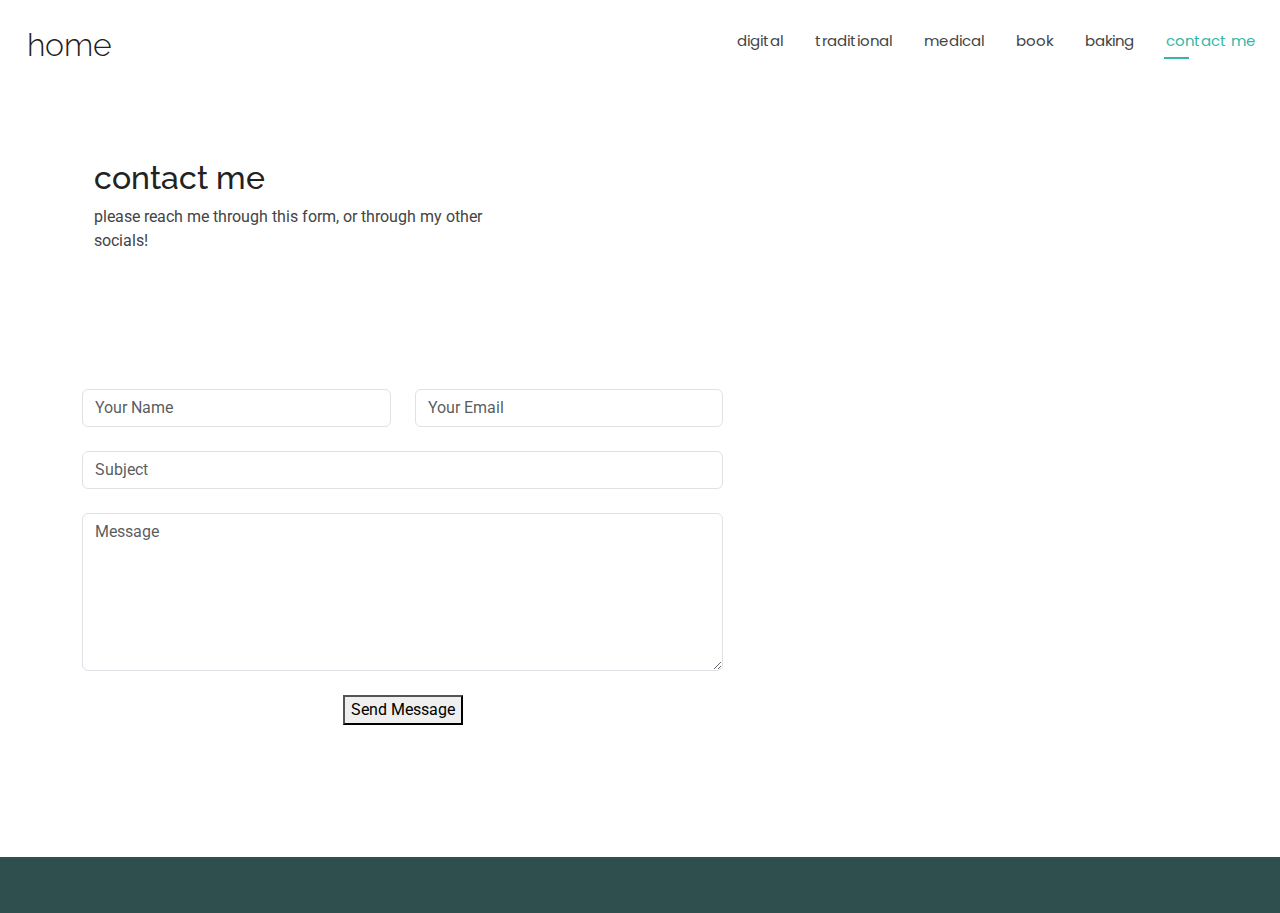
<file: contact.html>
<!DOCTYPE html>
<html lang="en">

<head>
  <meta charset="utf-8">
  <meta content="width=device-width, initial-scale=1.0" name="viewport">
  <title>Sophie Yu's Portfolio</title>
  <meta name="description" content="">
  <meta name="keywords" content="">

  <link href="assets/img/s_icon.png" rel="icon">

  <!-- Fonts -->
  <link href="https://fonts.googleapis.com" rel="preconnect">
  <link href="https://fonts.gstatic.com" rel="preconnect" crossorigin>
  <link href="https://fonts.googleapis.com/css2?family=Roboto:ital,wght@0,100;0,300;0,400;0,500;0,700;0,900;1,100;1,300;1,400;1,500;1,700;1,900&family=Poppins:ital,wght@0,100;0,200;0,300;0,400;0,500;0,600;0,700;0,800;0,900;1,100;1,200;1,300;1,400;1,500;1,600;1,700;1,800;1,900&family=Raleway:ital,wght@0,100;0,200;0,300;0,400;0,500;0,600;0,700;0,800;0,900;1,100;1,200;1,300;1,400;1,500;1,600;1,700;1,800;1,900&display=swap" rel="stylesheet">

  <!-- Vendor CSS Files -->
  <link href="assets/vendor/bootstrap/css/bootstrap.min.css" rel="stylesheet">
  <link href="assets/vendor/bootstrap-icons/bootstrap-icons.css" rel="stylesheet">
  <link href="assets/vendor/aos/aos.css" rel="stylesheet">
  <link href="assets/vendor/swiper/swiper-bundle.min.css" rel="stylesheet">
  <link href="assets/vendor/glightbox/css/glightbox.min.css" rel="stylesheet">

  <!-- Main CSS File -->
  <link href="assets/css/main.css" rel="stylesheet">
</head>

<body class="portfolio-page">

  <header id="header" class="header d-flex align-items-center light-background">
    <div class="container-fluid position-relative d-flex align-items-center justify-content-between">

      <a href="index.html" class="logo d-flex align-items-center me-auto me-xl-0">
        <!-- Uncomment the line below if you also wish to use an image logo -->
        <!-- <img src="assets/img/logo.png" alt=""> -->
        <h1 class="home" href="index.html">Home</h1>
      </a>

      <nav id="navmenu" class="navmenu">
        <ul>
          <li><a href="digital.html">Digital</a></li>
          <li><a href="traditional.html">Traditional</a></li>
          <li><a href="medical.html">Medical</a></li>
          <li><a href="book.html">Book</a></li>
          <li><a href="baking.html">Baking</a></li>
          <li><a href="contact.html" class="active">Contact Me</a></li>
        </ul>
        <i class="mobile-nav-toggle d-xl-none bi bi-list"></i>
      </nav>

    </div>
  </header>

  <main class="main">

    <!-- Portfolio Section -->
    <section id="portfolio" class="portfolio section">

      <div class="container">

        <div class="isotope-layout" data-default-filter="*" data-layout="masonry" data-sort="original-order">

          <div class="container">
            <div class="row mb-5 align-items-center">
              <div class="col-md-10 col-lg-5 mb-4 mb-lg-0" data-aos="fade-up">
                <h2>Contact Me</h2>
                <p> Please reach me through this form, or through my other socials! </p>
              </div>
            </div>
            </div>
            <br>
            <br>
            <br>

            <div class="row gy-4 form">

            <div class="col-lg-7">
              <form action="forms/contact.php" method="post" class="php-email-form" data-aos="fade-up" data-aos-delay="500">
                <div class="row gy-4">
  
                  <div class="col-md-6">
                    <input type="text" name="name" class="form-control" placeholder="Your Name" required="">
                  </div>
  
                  <div class="col-md-6 ">
                    <input type="email" class="form-control" name="email" placeholder="Your Email" required="">
                  </div>
  
                  <div class="col-md-12">
                    <input type="text" class="form-control" name="subject" placeholder="Subject" required="">
                  </div>
  
                  <div class="col-md-12">
                    <textarea class="form-control" name="message" rows="6" placeholder="Message" required=""></textarea>
                  </div>
  
                  <div class="col-md-12 text-center">
                    <div class="loading">Loading</div>
                    <div class="error-message"></div>
                    <div class="sent-message">Your message has been sent. Thank you!</div>
  
                    <button type="submit">Send Message</button>
                  </div>
  
                </div>

              </form>
            </div><!-- End Contact Form -->
          </div>
        </div>

      </div>

    </section><!-- /Portfolio Section -->
    <br>
    <br>
    <br>

  </main>

  <footer id="footer" class="footer light-background">

    <div class="container">
    </div>

  </footer>

  <!-- Scroll Top -->
  <a href="#" id="scroll-top" class="scroll-top d-flex align-items-center justify-content-center"><i class="bi bi-arrow-up-short"></i></a>

  <!-- Preloader -->
  <div id="preloader"></div>

  <!-- Vendor JS Files -->
  <script src="assets/vendor/bootstrap/js/bootstrap.bundle.min.js"></script>
  <script src="assets/vendor/php-email-form/validate.js"></script>
  <script src="assets/vendor/aos/aos.js"></script>
  <script src="assets/vendor/waypoints/noframework.waypoints.js"></script>
  <script src="assets/vendor/purecounter/purecounter_vanilla.js"></script>
  <script src="assets/vendor/swiper/swiper-bundle.min.js"></script>
  <script src="assets/vendor/glightbox/js/glightbox.min.js"></script>
  <script src="assets/vendor/imagesloaded/imagesloaded.pkgd.min.js"></script>
  <script src="assets/vendor/isotope-layout/isotope.pkgd.min.js"></script>

  <!-- Main JS File -->
  <script src="assets/js/main.js"></script>

</body>

</html>
</file>
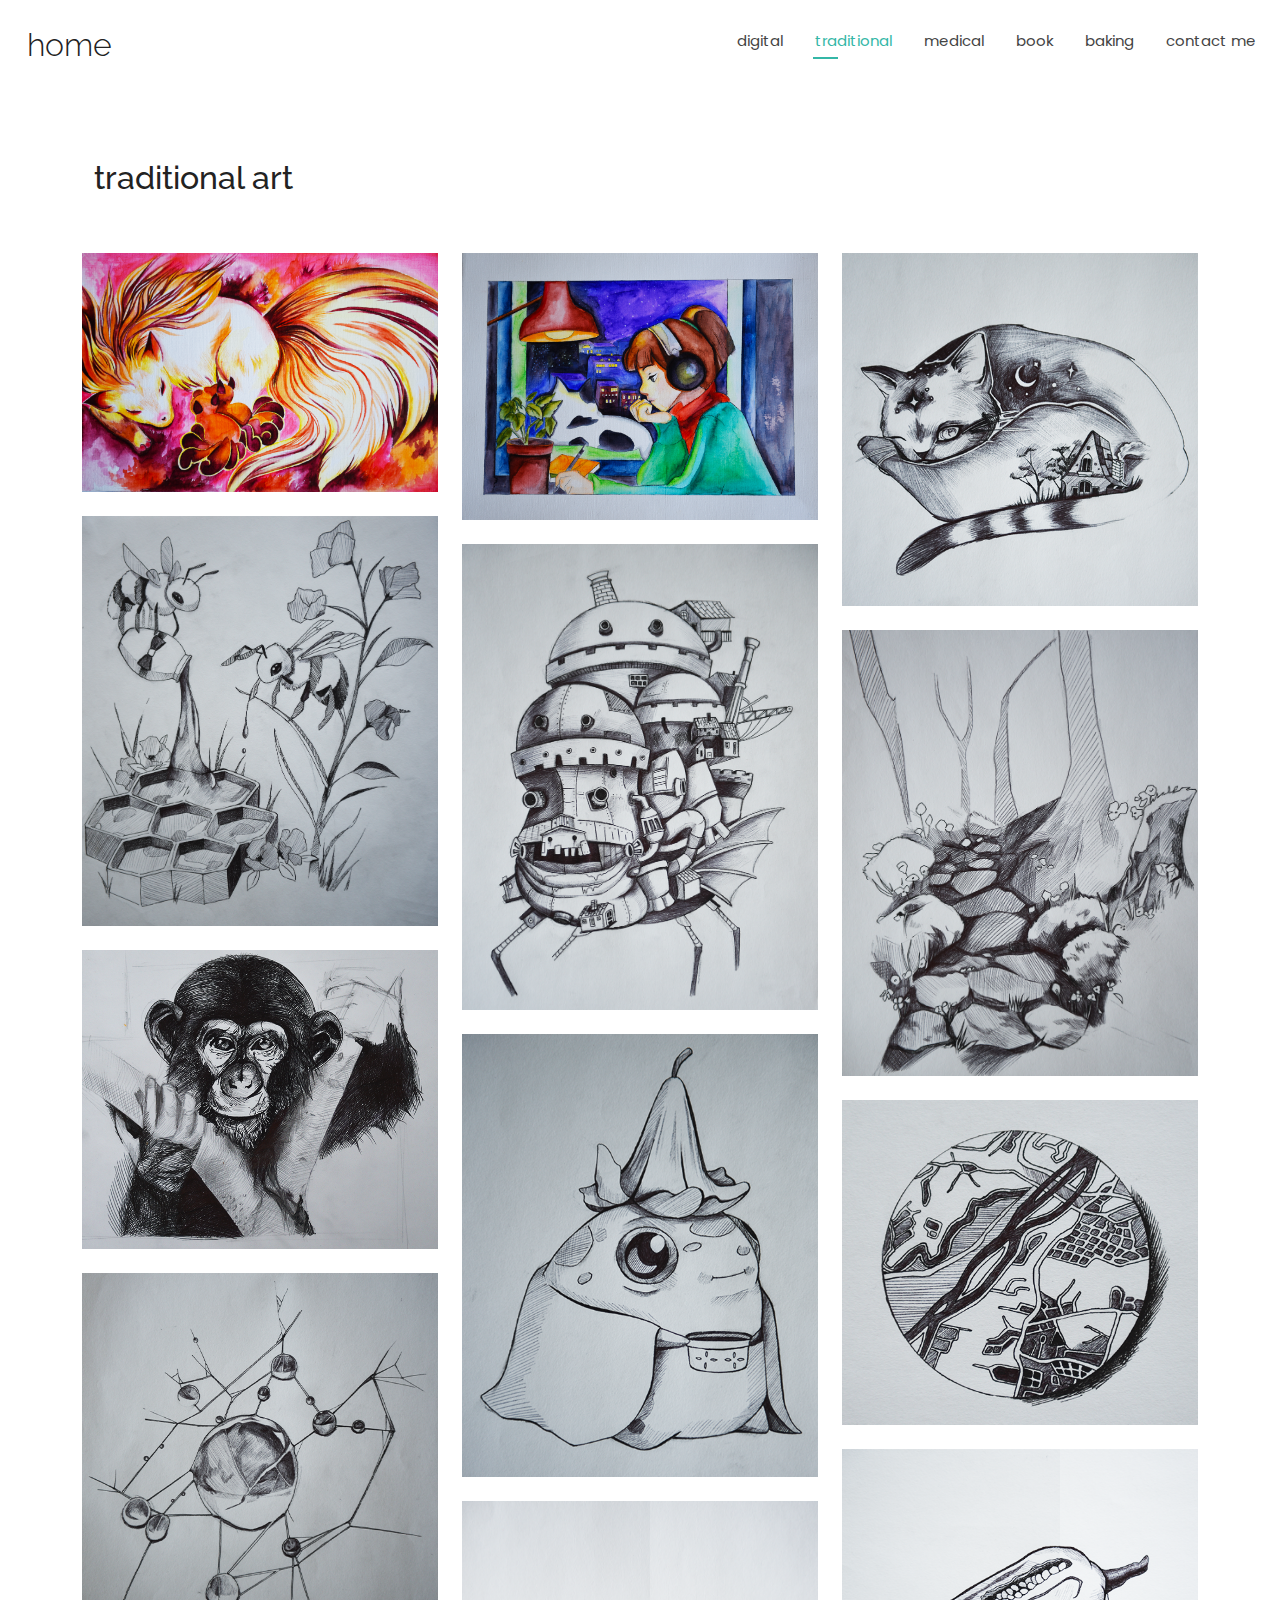
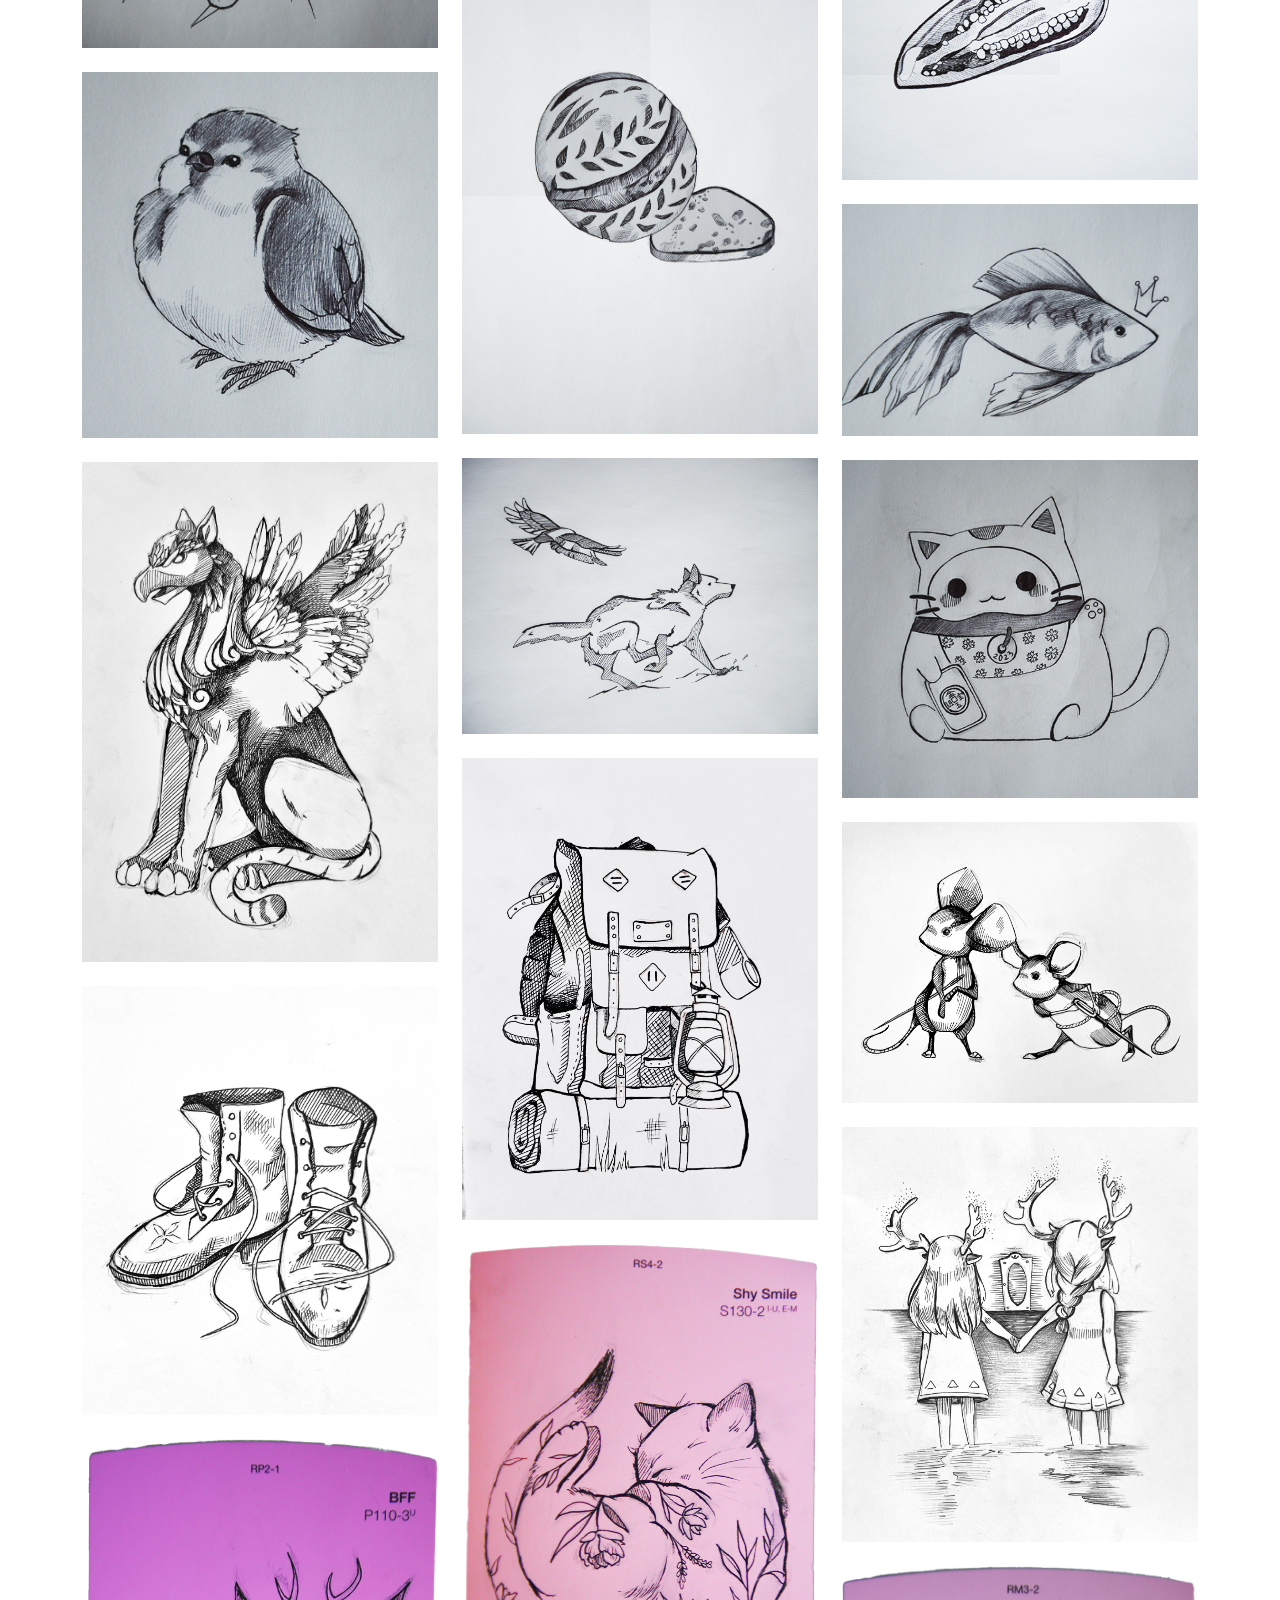
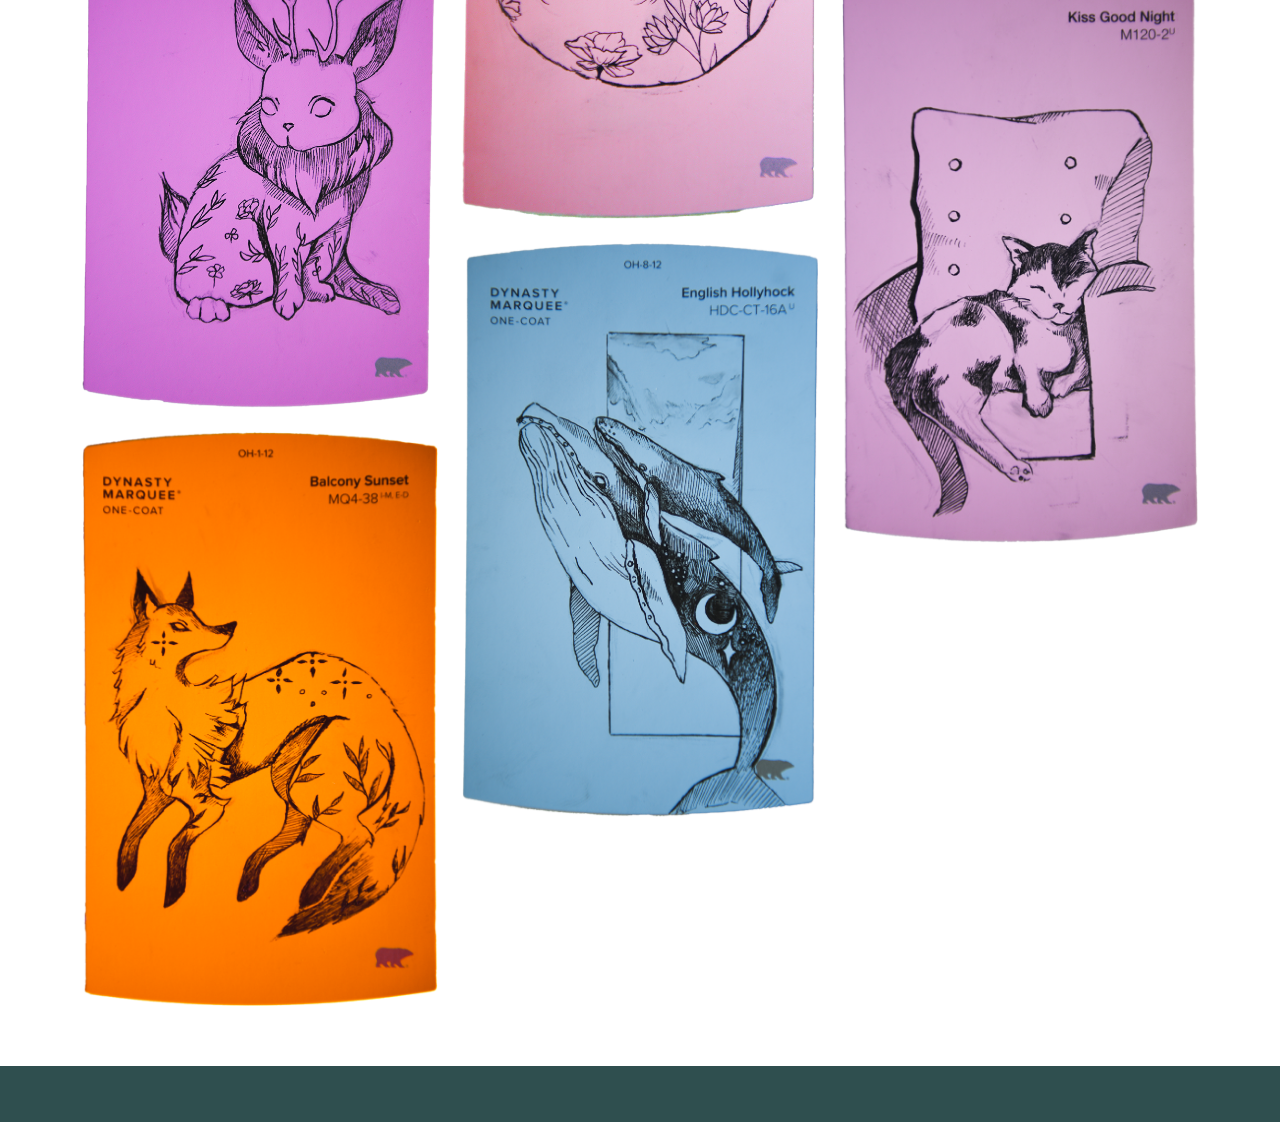
<file: traditional.html>
<!DOCTYPE html>
<html lang="en">

<head>
  <meta charset="utf-8">
  <meta content="width=device-width, initial-scale=1.0" name="viewport">
  <title>Sophie Yu's Portfolio</title>
  <meta name="description" content="">
  <meta name="keywords" content="">

  <link href="assets/img/s_icon.png" rel="icon">

  <!-- Fonts -->
  <link href="https://fonts.googleapis.com" rel="preconnect">
  <link href="https://fonts.gstatic.com" rel="preconnect" crossorigin>
  <link href="https://fonts.googleapis.com/css2?family=Roboto:ital,wght@0,100;0,300;0,400;0,500;0,700;0,900;1,100;1,300;1,400;1,500;1,700;1,900&family=Poppins:ital,wght@0,100;0,200;0,300;0,400;0,500;0,600;0,700;0,800;0,900;1,100;1,200;1,300;1,400;1,500;1,600;1,700;1,800;1,900&family=Raleway:ital,wght@0,100;0,200;0,300;0,400;0,500;0,600;0,700;0,800;0,900;1,100;1,200;1,300;1,400;1,500;1,600;1,700;1,800;1,900&display=swap" rel="stylesheet">

  <!-- Vendor CSS Files -->
  <link href="assets/vendor/bootstrap/css/bootstrap.min.css" rel="stylesheet">
  <link href="assets/vendor/bootstrap-icons/bootstrap-icons.css" rel="stylesheet">
  <link href="assets/vendor/aos/aos.css" rel="stylesheet">
  <link href="assets/vendor/swiper/swiper-bundle.min.css" rel="stylesheet">
  <link href="assets/vendor/glightbox/css/glightbox.min.css" rel="stylesheet">

  <!-- Main CSS File -->
  <link href="assets/css/main.css" rel="stylesheet">
</head>

<body class="portfolio-page">

  <header id="header" class="header d-flex align-items-center light-background sticky-top">
    <div class="container-fluid position-relative d-flex align-items-center justify-content-between">

      <a href="index.html" class="logo d-flex align-items-center me-auto me-xl-0">
        <!-- Uncomment the line below if you also wish to use an image logo -->
        <!-- <img src="assets/img/logo.png" alt=""> -->
        <h1 class="home" href="index.html">Home</h1>
      </a>

      <nav id="navmenu" class="navmenu">
        <ul>
          <li><a href="digital.html">Digital</a></li>
          <li><a href="traditional.html" class="active">Traditional</a></li>
          <li><a href="medical.html">Medical</a></li>
          <li><a href="book.html">Book</a></li>
          <li><a href="baking.html">Baking</a></li>
          <li><a href="contact.html">Contact Me</a></li>
        </ul>
        <i class="mobile-nav-toggle d-xl-none bi bi-list"></i>
      </nav>

    </div>
  </header>

  <main class="main">

    <!-- Portfolio Section -->
    <section id="portfolio" class="portfolio section">

      <div class="container">

        <div class="isotope-layout" data-default-filter="*" data-layout="masonry" data-sort="original-order">

          <div class="container">
            <div class="row mb-5 align-items-center">
              <div class="col-md-10 col-lg-5 mb-4 mb-lg-0" data-aos="fade-up">
                <h2>Traditional Art</h2>
              </div>
            </div>
            </div>

          <div class="row gy-4 isotope-container" data-aos="fade-up" data-aos-delay="200">
            
          
          
              <div class="col-lg-4 col-md-6 portfolio-item isotope-item filter-branding">
                <div class="portfolio-content h-100">
                  <img src="assets/img/traditional/fox_family.png" class="img-fluid" alt="Bunny">
                  <div class="portfolio-info">
                    <h4>Watercolor, 2019</h4>
                  </div>
                </div>
              </div><!-- End Portfolio Item -->

              <div class="col-lg-4 col-md-6 portfolio-item isotope-item filter-branding">
                <div class="portfolio-content h-100">
                  <img src="assets/img/traditional/lofi_girl.png" class="img-fluid" alt="Sleepy Cat">
                  <div class="portfolio-info">
                    <h4>Watercolor, 2019</h4>
                  </div>
                </div>
              </div><!-- End Portfolio Item -->

              <div class="col-lg-4 col-md-6 portfolio-item isotope-item filter-branding">
                <div class="portfolio-content h-100">
                  <img src="assets/img/traditional/house_cat.png" class="img-fluid" alt="Sleepy Cat">
                  <div class="portfolio-info">
                    <h4>Ink Pen, 2024</h4>
                  </div>
                </div>
              </div><!-- End Portfolio Item -->
  
            
              <div class="col-lg-4 col-md-6 portfolio-item isotope-item filter-branding">
                <div class="portfolio-content h-100">
                  <img src="assets/img/traditional/bees.png" class="img-fluid" alt="Sleepy Cat">
                  <div class="portfolio-info">
                    <h4>Ink Pen, 2024</h4>
                  </div>
                </div>
              </div><!-- End Portfolio Item -->

              <div class="col-lg-4 col-md-6 portfolio-item isotope-item filter-branding">
                <div class="portfolio-content h-100">
                  <img src="assets/img/traditional/howls.png" class="img-fluid" alt="Sleepy Cat">
                  <div class="portfolio-info">
                    <h4>Ink Pen, 2024</h4>
                  </div>
                </div>
              </div><!-- End Portfolio Item -->

              <div class="col-lg-4 col-md-6 portfolio-item isotope-item filter-branding">
                <div class="portfolio-content h-100">
                  <img src="assets/img/traditional/path.png" class="img-fluid" alt="Sleepy Cat">
                  <div class="portfolio-info">
                    <h4>Ink Pen, 2024</h4>
                  </div>
                </div>
              </div><!-- End Portfolio Item -->

              <div class="col-lg-4 col-md-6 portfolio-item isotope-item filter-branding">
                <div class="portfolio-content h-100">
                  <img src="assets/img/traditional/monkey.png" class="img-fluid" alt="Sleepy Cat">
                  <div class="portfolio-info">
                    <h4>Ink Pen, 2018</h4>
                  </div>
                </div>
              </div><!-- End Portfolio Item -->

              <div class="col-lg-4 col-md-6 portfolio-item isotope-item filter-branding">
                <div class="portfolio-content h-100">
                  <img src="assets/img/traditional/frog.png" class="img-fluid" alt="Sleepy Cat">
                  <div class="portfolio-info">
                    <h4>Ink Pen, 2024</h4>
                  </div>
                </div>
              </div><!-- End Portfolio Item -->

              <div class="col-lg-4 col-md-6 portfolio-item isotope-item filter-branding">
                <div class="portfolio-content h-100">
                  <img src="assets/img/traditional/maps.png" class="img-fluid" alt="Sleepy Cat">
                  <div class="portfolio-info">
                    <h4>Ink Pen, 2024</h4>
                  </div>
                </div>
              </div><!-- End Portfolio Item -->

              <div class="col-lg-4 col-md-6 portfolio-item isotope-item filter-branding">
                <div class="portfolio-content h-100">
                  <img src="assets/img/traditional/droplets.png" class="img-fluid" alt="Sleepy Cat">
                  <div class="portfolio-info">
                    <h4>Ink Pen, 2024</h4>
                  </div>
                </div>
              </div><!-- End Portfolio Item -->

              <div class="col-lg-4 col-md-6 portfolio-item isotope-item filter-branding">
                <div class="portfolio-content h-100">
                  <img src="assets/img/traditional/pepper.png" class="img-fluid" alt="Sleepy Cat">
                  <div class="portfolio-info">
                    <h4>Ink Pen, 2024</h4>
                  </div>
                </div>
              </div><!-- End Portfolio Item -->

              <div class="col-lg-4 col-md-6 portfolio-item isotope-item filter-branding">
                <div class="portfolio-content h-100">
                  <img src="assets/img/traditional/bread.png" class="img-fluid" alt="Sleepy Cat">
                  <div class="portfolio-info">
                    <h4>Ink Pen, 2024</h4>
                  </div>
                </div>
              </div><!-- End Portfolio Item -->

              <div class="col-lg-4 col-md-6 portfolio-item isotope-item filter-branding">
                <div class="portfolio-content h-100">
                  <img src="assets/img/traditional/birb.png" class="img-fluid" alt="Sleepy Cat">
                  <div class="portfolio-info">
                    <h4>Ink Pen, 2024</h4>
                  </div>
                </div>
              </div><!-- End Portfolio Item -->

              <div class="col-lg-4 col-md-6 portfolio-item isotope-item filter-branding">
                <div class="portfolio-content h-100">
                  <img src="assets/img/traditional/fish_crown.png" class="img-fluid" alt="Sleepy Cat">
                  <div class="portfolio-info">
                    <h4>Ink Pen, 2024</h4>
                  </div>
                </div>
              </div><!-- End Portfolio Item -->

              <div class="col-lg-4 col-md-6 portfolio-item isotope-item filter-branding">
                <div class="portfolio-content h-100">
                  <img src="assets/img/traditional/dog_bird.png" class="img-fluid" alt="Sleepy Cat">
                  <div class="portfolio-info">
                    <h4>Ink Pen, 2024</h4>
                  </div>
                </div>
              </div><!-- End Portfolio Item -->

              <div class="col-lg-4 col-md-6 portfolio-item isotope-item filter-branding">
                <div class="portfolio-content h-100">
                  <img src="assets/img/traditional/fortune_cat.png" class="img-fluid" alt="Sleepy Cat">
                  <div class="portfolio-info">
                    <h4>Ink Pen, 2024</h4>
                  </div>
                </div>
              </div><!-- End Portfolio Item -->

              <div class="col-lg-4 col-md-6 portfolio-item isotope-item filter-branding">
                <div class="portfolio-content h-100">
                  <img src="assets/img/traditional/gryffin.jpg" class="img-fluid" alt="Sleepy Cat">
                  <div class="portfolio-info">
                    <h4>Ink Pen, 2024</h4>
                  </div>
                </div>
              </div><!-- End Portfolio Item -->
            
              <div class="col-lg-4 col-md-6 portfolio-item isotope-item filter-branding">
                <div class="portfolio-content h-100">
                  <img src="assets/img/traditional/backpack.jpg" class="img-fluid" alt="Sleepy Cat">
                  <div class="portfolio-info">
                    <h4>Ink Pen, 2024</h4>
                  </div>
                </div>
              </div><!-- End Portfolio Item -->

              <div class="col-lg-4 col-md-6 portfolio-item isotope-item filter-branding">
                <div class="portfolio-content h-100">
                  <img src="assets/img/traditional/mice.jpg" class="img-fluid" alt="Sleepy Cat">
                  <div class="portfolio-info">
                    <h4>Ink Pen, 2024</h4>
                  </div>
                </div>
              </div><!-- End Portfolio Item -->

              <div class="col-lg-4 col-md-6 portfolio-item isotope-item filter-branding">
                <div class="portfolio-content h-100">
                  <img src="assets/img/traditional/boots.jpg" class="img-fluid" alt="Sleepy Cat">
                  <div class="portfolio-info">
                    <h4>Ink Pen, 2024</h4>
                  </div>
                </div>
              </div><!-- End Portfolio Item -->

              <div class="col-lg-4 col-md-6 portfolio-item isotope-item filter-branding">
                <div class="portfolio-content h-100">
                  <img src="assets/img/traditional/antlers.jpg" class="img-fluid" alt="Sleepy Cat">
                  <div class="portfolio-info">
                    <h4>Ink Pen, 2024</h4>
                  </div>
                </div>
              </div><!-- End Portfolio Item -->

              <div class="col-lg-4 col-md-6 portfolio-item isotope-item filter-branding">
                <div class="portfolio-content h-100">
                  <img src="assets/img/traditional/sleepy_cat.png" class="img-fluid" alt="Bunny">
                  <div class="portfolio-info">
                    <h4>Ink Pen, 2024</h4>
                  </div>
                </div>
              </div><!-- End Portfolio Item -->
  
              <div class="col-lg-4 col-md-6 portfolio-item isotope-item filter-branding">
                <div class="portfolio-content h-100">
                  <img src="assets/img/traditional/bunny.png" class="img-fluid" alt="Bunny">
                  <div class="portfolio-info">
                    <h4>Ink Pen, 2024</h4>
                  </div>
                </div>
              </div><!-- End Portfolio Item -->
  
              <div class="col-lg-4 col-md-6 portfolio-item isotope-item filter-branding">
                <div class="portfolio-content h-100">
                  <img src="assets/img/traditional/couch_cat.png" class="img-fluid" alt="Bunny">
                  <div class="portfolio-info">
                    <h4>Ink Pen, 2024</h4>
                  </div>
                </div>
              </div><!-- End Portfolio Item -->
  
              <div class="col-lg-4 col-md-6 portfolio-item isotope-item filter-branding">
                <div class="portfolio-content h-100">
                  <img src="assets/img/traditional/whales.png" class="img-fluid" alt="Bunny">
                  <div class="portfolio-info">
                    <h4>Ink Pen, 2024</h4>
                  </div>
                </div>
              </div><!-- End Portfolio Item -->
  
              <div class="col-lg-4 col-md-6 portfolio-item isotope-item filter-branding">
                <div class="portfolio-content h-100">
                  <img src="assets/img/traditional/fox.png" class="img-fluid" alt="Bunny">
                  <div class="portfolio-info">
                    <h4>Ink Pen, 2024</h4>
                  </div>
                </div>
              </div><!-- End Portfolio Item -->

          </div><!-- End Portfolio Container -->

        </div>

      </div>

    </section><!-- /Portfolio Section -->

  </main>

  <footer id="footer" class="footer light-background">

    <div class="container">
    </div>

  </footer>

  <!-- Scroll Top -->
  <a href="#" id="scroll-top" class="scroll-top d-flex align-items-center justify-content-center"><i class="bi bi-arrow-up-short"></i></a>

  <!-- Preloader -->
  <div id="preloader"></div>

  <!-- Vendor JS Files -->
  <script src="assets/vendor/bootstrap/js/bootstrap.bundle.min.js"></script>
  <script src="assets/vendor/php-email-form/validate.js"></script>
  <script src="assets/vendor/aos/aos.js"></script>
  <script src="assets/vendor/waypoints/noframework.waypoints.js"></script>
  <script src="assets/vendor/purecounter/purecounter_vanilla.js"></script>
  <script src="assets/vendor/swiper/swiper-bundle.min.js"></script>
  <script src="assets/vendor/glightbox/js/glightbox.min.js"></script>
  <script src="assets/vendor/imagesloaded/imagesloaded.pkgd.min.js"></script>
  <script src="assets/vendor/isotope-layout/isotope.pkgd.min.js"></script>

  <!-- Main JS File -->
  <script src="assets/js/main.js"></script>

</body>

</html>
</file>
<file: assets/css/main.css>
/**
* Template Name: Kelly
* Template URL: https://bootstrapmade.com/kelly-free-bootstrap-cv-resume-html-template/
* Updated: Aug 07 2024 with Bootstrap v5.3.3
* Author: BootstrapMade.com
* License: https://bootstrapmade.com/license/
*/

/*--------------------------------------------------------------
# Font & Color Variables
# Help: https://bootstrapmade.com/color-system/
--------------------------------------------------------------*/
/* Fonts */
:root {
  --default-font: "Roboto",  system-ui, -apple-system, "Segoe UI", Roboto, "Helvetica Neue", Arial, "Noto Sans", "Liberation Sans", sans-serif, "Apple Color Emoji", "Segoe UI Emoji", "Segoe UI Symbol", "Noto Color Emoji";
  --heading-font: "Raleway",  sans-serif;
  --nav-font: "Poppins",  sans-serif;
}

/* Global Colors - The following color variables are used throughout the website. Updating them here will change the color scheme of the entire website */
:root { 
  --background-color: darkslategray; /* Background color for the entire website, including individual sections */
  --default-color: #444444; /* Default color used for the majority of the text content across the entire website */
  --heading-color: #222222; /* Color for headings, subheadings and title throughout the website */
  --accent-color: #34b7a7; /* Accent color that represents your brand on the website. It's used for buttons, links, and other elements that need to stand out */
  --surface-color: #ffffff; /* The surface color is used as a background of boxed elements within sections, such as cards, icon boxes, or other elements that require a visual separation from the global background. */
  --contrast-color: #ffffff; /* Contrast color for text, ensuring readability against backgrounds of accent, heading, or default colors. */
}

/* Nav Menu Colors - The following color variables are used specifically for the navigation menu. They are separate from the global colors to allow for more customization options */
:root {
  --nav-color: #444444;  /* The default color of the main navmenu links */
  --nav-hover-color: #34b7a7; /* Applied to main navmenu links when they are hovered over or active */
  --nav-mobile-background-color: #ffffff; /* Used as the background color for mobile navigation menu */
  --nav-dropdown-background-color: #ffffff; /* Used as the background color for dropdown items that appear when hovering over primary navigation items */
  --nav-dropdown-color: #444444; /* Used for navigation links of the dropdown items in the navigation menu. */
  --nav-dropdown-hover-color: #34b7a7; /* Similar to --nav-hover-color, this color is applied to dropdown navigation links when they are hovered over. */
}

/* Color Presets - These classes override global colors when applied to any section or element, providing reuse of the sam color scheme. */

.light-background {
  --background-color: #e9e8e6;
  --surface-color: #ffffff;
}

.dark-background {
  --background-color: #060606;
  --default-color: #ffffff;
  --heading-color: #ffffff;
  --surface-color: #252525;
  --contrast-color: #ffffff;
}

/* Smooth scroll */
:root {
  scroll-behavior: smooth;
}

/*--------------------------------------------------------------
# General Styling & Shared Classes
--------------------------------------------------------------*/
body {
  color: var(--default-color);
  background-color: var(--background-color);
  font-family: var(--default-font);
  text-transform: lowercase;
}

a {
  color: var(--accent-color);
  text-decoration: none;
  transition: 0.3s;
}

a:hover {
  color: color-mix(in srgb, var(--accent-color), transparent 25%);
  text-decoration: none;
}

h1,
h2,
h3,
h4,
h5,
h6 {
  color: var(--heading-color);
  font-family: var(--heading-font);
}

main {
  background-color: white !important;
}

#wrap {
  display: flex;
  flex-direction: column;
  min-height: 100%
}
/* PHP Email Form Messages
------------------------------*/
.php-email-form .error-message {
  display: none;
  background: #df1529;
  color: #ffffff;
  text-align: left;
  padding: 15px;
  margin-bottom: 24px;
  font-weight: 600;
}

.php-email-form .sent-message {
  display: none;
  color: #ffffff;
  background: #059652;
  text-align: center;
  padding: 15px;
  margin-bottom: 24px;
  font-weight: 600;
}

.php-email-form .loading {
  display: none;
  background: var(--surface-color);
  text-align: center;
  padding: 15px;
  margin-bottom: 24px;
}

.php-email-form .loading:before {
  content: "";
  display: inline-block;
  border-radius: 50%;
  width: 24px;
  height: 24px;
  margin: 0 10px -6px 0;
  border: 3px solid var(--accent-color);
  border-top-color: var(--surface-color);
  animation: php-email-form-loading 1s linear infinite;
}

@keyframes php-email-form-loading {
  0% {
    transform: rotate(0deg);
  }

  100% {
    transform: rotate(360deg);
  }
}

/*--------------------------------------------------------------
# Global Header
--------------------------------------------------------------*/
.header {
  color: var(--default-color);
  padding: 15px 0;
  transition: all 0.5s;
  z-index: 997;
  background-color: white;
}

.header .logo {
  line-height: 2;
}

.header .logo img {
  max-height: 36px;
  margin-right: 8px;
}

.header .logo h1 {
  font-size: 32px;
  margin-left: 15px;
  font-weight: 300;
  text-transform: lowercase;
  color: var(--heading-color);
}

.header .header-social-links {
  padding-right: 15px;
}

.header .header-social-links a {
  color: color-mix(in srgb, var(--default-color), transparent 40%);
  padding-left: 7px;
  display: inline-block;
  transition: 0.3s;
  font-size: 16px;
}

.header .header-social-links a:hover {
  color: var(--accent-color);
}

.header .header-social-links a i {
  line-height: 0px;
}

@media (max-width: 1200px) {
  .header .logo {
    order: 1;
  }

  .header .header-social-links {
    order: 2;
  }

  .header .navmenu {
    order: 3;
  }
}

/*--------------------------------------------------------------
# Navigation Menu
--------------------------------------------------------------*/
/* Desktop Navigation */
@media (min-width: 1200px) {
  .navmenu {
    padding: 0;
    text-transform: lowercase;
  }

  .navmenu ul {
    margin-right: 10px;
    padding: 0;
    display: flex;
    list-style: none;
    align-items: center;
  }

  .navmenu li {
    position: relative;
  }

  .navmenu>ul>li {
    white-space: nowrap;
    padding: 15px 14px;
  }

  .navmenu>ul>li:last-child {
    padding-right: 0;
  }

  .navmenu a,
  .navmenu a:focus {
    color: var(--nav-color);
    font-size: 15px;
    padding: 0 2px;
    font-family: var(--nav-font);
    font-weight: 400;
    display: flex;
    align-items: center;
    justify-content: space-between;
    white-space: nowrap;
    transition: 0.3s;
    position: relative;
  }

  .navmenu a i,
  .navmenu a:focus i {
    font-size: 12px;
    line-height: 0;
    margin-left: 5px;
    transition: 0.3s;
  }

  .navmenu>ul>li>a:before {
    content: "";
    position: absolute;
    height: 2px;
    bottom: -6px;
    left: 0;
    background-color: var(--nav-hover-color);
    visibility: hidden;
    width: 0px;
    transition: all 0.3s ease-in-out 0s;
  }

  .navmenu a:hover:before,
  .navmenu li:hover>a:before,
  .navmenu .active:before {
    visibility: visible;
    width: 25px;
  }

  .navmenu li:hover>a,
  .navmenu .active,
  .navmenu .active:focus {
    color: var(--nav-hover-color);
  }

  .navmenu .dropdown ul {
    margin: 0;
    padding: 10px 0;
    background: var(--nav-dropdown-background-color);
    display: block;
    position: absolute;
    visibility: hidden;
    left: 14px;
    top: 130%;
    opacity: 0;
    transition: 0.3s;
    border-radius: 4px;
    z-index: 99;
    box-shadow: 0px 0px 30px rgba(0, 0, 0, 0.1);
  }

  .navmenu .dropdown ul li {
    min-width: 200px;
  }

  .navmenu .dropdown ul a {
    padding: 10px 20px;
    font-size: 15px;
    text-transform: none;
    color: var(--nav-dropdown-color);
  }

  .navmenu .dropdown ul a i {
    font-size: 12px;
  }

  .navmenu .dropdown ul a:hover,
  .navmenu .dropdown ul .active:hover,
  .navmenu .dropdown ul li:hover>a {
    color: var(--nav-dropdown-hover-color);
  }

  .navmenu .dropdown:hover>ul {
    opacity: 1;
    top: 100%;
    visibility: visible;
  }

  .navmenu .dropdown .dropdown ul {
    top: 0;
    left: -90%;
    visibility: hidden;
  }

  .navmenu .dropdown .dropdown:hover>ul {
    opacity: 1;
    top: 0;
    left: -100%;
    visibility: visible;
  }
}

/* Mobile Navigation */
@media (max-width: 1199px) {
  .mobile-nav-toggle {
    color: var(--nav-color);
    font-size: 28px;
    line-height: 0;
    margin-right: 10px;
    cursor: pointer;
    transition: color 0.3s;
  }

  .navmenu {
    padding: 0;
    z-index: 9997;
  }

  .navmenu ul {
    display: none;
    list-style: none;
    position: absolute;
    inset: 60px 20px 20px 20px;
    padding: 10px 0;
    margin: 0;
    border-radius: 6px;
    background-color: var(--nav-mobile-background-color);
    border: 1px solid color-mix(in srgb, var(--default-color), transparent 90%);
    box-shadow: none;
    overflow-y: auto;
    transition: 0.3s;
    z-index: 9998;
  }

  .navmenu a,
  .navmenu a:focus {
    color: var(--nav-dropdown-color);
    padding: 10px 20px;
    font-family: var(--nav-font);
    font-size: 17px;
    font-weight: 500;
    display: flex;
    align-items: center;
    justify-content: space-between;
    white-space: nowrap;
    transition: 0.3s;
  }

  .navmenu a i,
  .navmenu a:focus i {
    font-size: 12px;
    line-height: 0;
    margin-left: 5px;
    width: 30px;
    height: 30px;
    display: flex;
    align-items: center;
    justify-content: center;
    border-radius: 50%;
    transition: 0.3s;
    background-color: color-mix(in srgb, var(--accent-color), transparent 90%);
  }

  .navmenu a i:hover,
  .navmenu a:focus i:hover {
    background-color: var(--accent-color);
    color: var(--contrast-color);
  }

  .navmenu a:hover,
  .navmenu .active,
  .navmenu .active:focus {
    color: var(--nav-dropdown-hover-color);
  }

  .navmenu .active i,
  .navmenu .active:focus i {
    background-color: var(--accent-color);
    color: var(--contrast-color);
    transform: rotate(180deg);
  }

  .navmenu .dropdown ul {
    position: static;
    display: none;
    z-index: 99;
    padding: 10px 0;
    margin: 10px 20px;
    background-color: var(--nav-dropdown-background-color);
    transition: all 0.5s ease-in-out;
  }

  .navmenu .dropdown ul ul {
    background-color: rgba(33, 37, 41, 0.1);
  }

  .navmenu .dropdown>.dropdown-active {
    display: block;
    background-color: rgba(33, 37, 41, 0.03);
  }

  .mobile-nav-active {
    overflow: hidden;
  }

  .mobile-nav-active .mobile-nav-toggle {
    color: #fff;
    position: absolute;
    font-size: 32px;
    top: 15px;
    right: 15px;
    margin-right: 0;
    z-index: 9999;
  }

  .mobile-nav-active .navmenu {
    position: fixed;
    overflow: hidden;
    inset: 0;
    background: rgba(33, 37, 41, 0.8);
    transition: 0.3s;
  }

  .mobile-nav-active .navmenu>ul {
    display: block;
  }
}

/*--------------------------------------------------------------
# Global Footer
--------------------------------------------------------------*/
.footer {
  color: var(--default-color);
  background-color: darkslategray;
  font-size: 14px;
  padding: 28px 0;
  position: relative;
  display: block;
}

.footer .copyright p {
  margin-bottom: 0;
}


.footer .social-links a {
  display: flex;
  align-items: center;
  justify-content: center;
  /* width: 60px;
  height: 60px; */
  font-size: 16px;
  color: white;
  margin: 0 15px; /* Add horizontal margin for separation */
  transition: 0.3s;
}

.footer .social-links a:hover {
  color: var(--accent-color);
  border-color: var(--accent-color);
}

/*--------------------------------------------------------------
# Preloader
--------------------------------------------------------------*/
#preloader {
  position: fixed;
  inset: 0;
  z-index: 9999;
  overflow: hidden;
  background-color: var(--background-color);
  transition: all 0.6s ease-out;
  width: 100%;
  height: 100vh;
  background-color: white;
}

#preloader:before,
#preloader:after {
  content: "";
  position: absolute;
  border: 4px solid var(--accent-color);
  border-radius: 50%;
  animation: animate-preloader 2s cubic-bezier(0, 0.2, 0.8, 1) infinite;
}

#preloader:after {
  animation-delay: -0.5s;
}

@keyframes animate-preloader {
  0% {
    width: 10px;
    height: 10px;
    top: calc(50% - 5px);
    left: calc(50% - 5px);
    opacity: 1;
  }

  100% {
    width: 72px;
    height: 72px;
    top: calc(50% - 36px);
    left: calc(50% - 36px);
    opacity: 0;
  }
}

/*--------------------------------------------------------------
# Scroll Top Button
--------------------------------------------------------------*/
.scroll-top {
  position: fixed;
  visibility: hidden;
  opacity: 0;
  right: 15px;
  bottom: -15px;
  z-index: 99999;
  background-color: var(--accent-color);
  width: 44px;
  height: 44px;
  border-radius: 50px;
  transition: all 0.4s;
}

.scroll-top i {
  font-size: 24px;
  color: var(--contrast-color);
  line-height: 0;
}

.scroll-top:hover {
  background-color: color-mix(in srgb, var(--accent-color), transparent 20%);
  color: var(--contrast-color);
}

.scroll-top.active {
  visibility: visible;
  opacity: 1;
  bottom: 15px;
}

/*--------------------------------------------------------------
# Disable aos animation delay on mobile devices
--------------------------------------------------------------*/
@media screen and (max-width: 768px) {
  [data-aos-delay] {
    transition-delay: 0 !important;
  }
}

/*--------------------------------------------------------------
# Global Page Titles & Breadcrumbs
--------------------------------------------------------------*/
.page-title {
  color: var(--default-color);
  background-color: var(--background-color);
  padding: 25px 0;
  position: relative;
  border-bottom: 1px solid color-mix(in srgb, var(--default-color), transparent 85%);
}

.page-title h1 {
  font-size: 24px;
  font-weight: 400;
}

.page-title .breadcrumbs ol {
  display: flex;
  flex-wrap: wrap;
  list-style: none;
  padding: 0;
  margin: 0;
  font-size: 14px;
  font-weight: 400;
}

.page-title .breadcrumbs ol li+li {
  padding-left: 10px;
}

.page-title .breadcrumbs ol li+li::before {
  content: "/";
  display: inline-block;
  padding-right: 10px;
  color: color-mix(in srgb, var(--default-color), transparent 70%);
}

/*--------------------------------------------------------------
# Global Sections
--------------------------------------------------------------*/
section,
.section {
  color: var(--default-color);
  padding: 60px 0;
  scroll-margin-top: 100px;
  overflow: clip;
}

@media (max-width: 1199px) {

  section,
  .section {
    scroll-margin-top: 66px;
  }
}

/*--------------------------------------------------------------
# Global Section Titles
--------------------------------------------------------------*/
.section-title {
  text-align: center;
  padding-bottom: 60px;
  position: relative;
}

.section-title h2 {
  font-size: 32px;
  font-weight: 700;
  margin-bottom: 20px;
  padding-bottom: 20px;
  position: relative;
}

.section-title h2:after {
  content: "";
  position: absolute;
  display: block;
  width: 50px;
  height: 3px;
  background: var(--accent-color);
  left: 0;
  right: 0;
  bottom: 0;
  margin: auto;
}

.section-title p {
  margin-bottom: 0;
}

/*--------------------------------------------------------------
# Hero Section
--------------------------------------------------------------*/
.hero {
  width: 100%;
  min-height: calc(100vh - 82px);
  position: relative;
  padding: 80px 0;
  display: flex;
  align-items: center;
  justify-content: center;
}

@media (max-width: 1200px) {
  .hero {
    min-height: calc(100vh - 68px);
  }
}

.hero img {
  position: absolute;
  inset: 0;
  display: block;
  width: 100%;
  height: 100%;
  object-fit: cover;
  z-index: 1;
}

.hero .container {
  position: relative;
  z-index: 3;
}

.hero h2 {
  margin: 0;
  font-size: 48px;
  font-weight: 700;
}

.hero p {
  margin: 10px 0 0 0;
  font-size: 24px;
  color: var(--heading-color);
}

.hero .btn-get-started {
  color: var(--contrast-color);
  background: var(--accent-color);
  font-family: var(--heading-font);
  text-transform: uppercase;
  font-weight: 600;
  font-size: 12px;
  letter-spacing: 1px;
  display: inline-block;
  padding: 12px 40px;
  border-radius: 50px;
  transition: 0.5s;
  margin-top: 30px;
}

.hero .btn-get-started:hover {
  background: color-mix(in srgb, var(--accent-color) 90%, white 20%);
}

@media (max-width: 768px) {
  .hero h2 {
    font-size: 32px;
  }

  .hero p {
    font-size: 18px;
  }
}

/*--------------------------------------------------------------
# About Section
--------------------------------------------------------------*/
.about .content h2 {
  font-weight: 700;
  font-size: 24px;
}

.about .content ul {
  list-style: none;
  padding: 0;
}

.about .content ul li {
  margin-bottom: 20px;
  display: flex;
  align-items: center;
}

.about .content ul strong {
  margin-right: 10px;
}

.about .content ul i {
  font-size: 16px;
  margin-right: 5px;
  color: var(--accent-color);
  line-height: 0;
}

/*--------------------------------------------------------------
# Skills Section
--------------------------------------------------------------*/
.skills .progress {
  height: 60px;
  display: block;
  background: none;
  border-radius: 0;
}

.skills .progress .skill {
  color: var(--heading-color);
  padding: 0;
  margin: 0 0 6px 0;
  text-transform: uppercase;
  display: block;
  font-weight: 600;
  font-family: var(--heading-font);
}

.skills .progress .skill .val {
  float: right;
  font-style: normal;
}

.skills .progress-bar-wrap {
  background: color-mix(in srgb, var(--default-color), transparent 90%);
  height: 10px;
}

.skills .progress-bar {
  width: 1px;
  height: 10px;
  transition: 0.9s;
  background-color: var(--accent-color);
}

/*--------------------------------------------------------------
# Stats Section
--------------------------------------------------------------*/
.stats .stats-item {
  padding: 30px;
  width: 100%;
}

.stats .stats-item span {
  color: var(--heading-color);
  font-size: 48px;
  display: block;
  font-weight: 700;
  margin-bottom: 20px;
  padding-bottom: 20px;
  position: relative;
}

.stats .stats-item span:after {
  content: "";
  position: absolute;
  display: block;
  width: 25px;
  height: 3px;
  background: var(--accent-color);
  left: 0;
  right: 0;
  bottom: 0;
  margin: auto;
}

.stats .stats-item p {
  color: color-mix(in srgb, var(--default-color), transparent 40%);
  padding: 0;
  margin: 0;
  font-family: var(--heading-font);
  font-weight: 500;
}

/*--------------------------------------------------------------
# Portfolio Section
--------------------------------------------------------------*/
.portfolio .portfolio-info h3 {
  font-size: 24px;
  margin-bottom: 5px;
}

.portfolio .portfolio-info p {
  font-size: 15px;
}

.portfolio .portfolio-filters {
  padding: 0;
  margin: 0 auto 20px auto;
  list-style: none;
}

.portfolio .portfolio-filters li {
  cursor: pointer;
  display: inline-block;
  padding: 0;
  font-size: 16px;
  font-weight: 400;
  margin: 0 10px;
  line-height: 1;
  margin-bottom: 5px;
  transition: all 0.3s ease-in-out;
}

.portfolio .portfolio-filters li:hover,
.portfolio .portfolio-filters li.filter-active {
  border-bottom: 2px solid var(--default-color);
  padding-bottom: 3px;
}

.portfolio .portfolio-filters li:first-child {
  margin-left: 0;
}

.portfolio .portfolio-filters li:last-child {
  margin-right: 5px;
}

@media (max-width: 575px) {
  .portfolio .portfolio-filters li {
    font-size: 14px;
    margin: 0 5px;
  }
}

.portfolio .portfolio-content {
  position: relative;
  overflow: hidden;
}

.portfolio .portfolio-content img {
  transition: 0.3s;
}

.portfolio .portfolio-content .portfolio-info {
  opacity: 0;
  position: absolute;
  inset: 0;
  z-index: 3;
  transition: all ease-in-out 0.3s;
  background: rgba(0, 0, 0, 0.6);
  padding: 15px;
  display: flex;
  align-items: center;
  justify-content: center;
  flex-direction: column;
}

.portfolio .portfolio-content .portfolio-info h4 {
  font-size: 18px;
  mask-border: 0;
  font-weight: 400;
  color: #ffffff;
  display: inline-block;
}

.portfolio .portfolio-content .portfolio-info p {
  text-align: center;
  display: inline-block;
  font-size: 14px;
  font-weight: 400;
  color: rgba(255, 255, 255, 0.8);
}

.portfolio .portfolio-content .portfolio-info .preview-link,
.portfolio .portfolio-content .portfolio-info .details-link {
  font-size: 26px;
  color: #fff;
  transition: 0.3s;
  line-height: 1.2;
}

.portfolio .portfolio-content .portfolio-info .preview-link:hover,
.portfolio .portfolio-content .portfolio-info .details-link:hover {
  color: var(--accent-color);
}

.portfolio .portfolio-content .portfolio-info .details-link {
  left: 50%;
  font-size: 34px;
  line-height: 0;
}

.portfolio .portfolio-content:hover .portfolio-info {
  opacity: 1;
}

.portfolio .portfolio-content:hover img {
  transform: scale(1.1);
}

/*--------------------------------------------------------------
# Portfolio Details Section
--------------------------------------------------------------*/
.portfolio-details .portfolio-details-slider img {
  width: 100%;
}

.portfolio-details .portfolio-details-slider .swiper-pagination {
  margin-top: 20px;
  position: relative;
}

.portfolio-details .portfolio-details-slider .swiper-pagination .swiper-pagination-bullet {
  width: 12px;
  height: 12px;
  background-color: color-mix(in srgb, var(--default-color), transparent 85%);
  opacity: 1;
}

.portfolio-details .portfolio-details-slider .swiper-pagination .swiper-pagination-bullet-active {
  background-color: var(--accent-color);
}

.portfolio-details .portfolio-info {
  background-color: var(--surface-color);
  padding: 30px;
  box-shadow: 0px 0 30px rgba(0, 0, 0, 0.1);
}

.portfolio-details .portfolio-info h3 {
  font-size: 22px;
  font-weight: 700;
  margin-bottom: 20px;
  padding-bottom: 20px;
  border-bottom: 1px solid color-mix(in srgb, var(--default-color), transparent 85%);
}

.portfolio-details .portfolio-info ul {
  list-style: none;
  padding: 0;
  font-size: 15px;
}

.portfolio-details .portfolio-info ul li+li {
  margin-top: 10px;
}

.portfolio-details .portfolio-description {
  padding-top: 30px;
}

.portfolio-details .portfolio-description h2 {
  font-size: 26px;
  font-weight: 700;
  margin-bottom: 20px;
}

.portfolio-details .portfolio-description p {
  padding: 0;
  color: color-mix(in srgb, var(--default-color), transparent 30%);
}

/*--------------------------------------------------------------
# Contact Section
--------------------------------------------------------------*/
/* .form {
  justify-content: center;
} */

.contact .info-wrap {
  background-color: var(--surface-color);
  box-shadow: 0px 0px 20px rgba(0, 0, 0, 0.1);
  padding: 30px;
}

@media (max-width: 575px) {
  .contact .info-wrap {
    padding: 20px;
  }
}

.contact .info-item {
  margin-bottom: 40px;
}

.contact .info-item i {
  font-size: 20px;
  color: var(--accent-color);
  background: color-mix(in srgb, var(--accent-color), transparent 92%);
  width: 44px;
  height: 44px;
  display: flex;
  justify-content: center;
  align-items: center;
  border-radius: 50px;
  transition: all 0.3s ease-in-out;
  margin-right: 15px;
}

.contact .info-item h3 {
  padding: 0;
  font-size: 18px;
  font-weight: 700;
  margin-bottom: 5px;
}

.contact .info-item p {
  padding: 0;
  margin-bottom: 0;
  font-size: 14px;
}

.contact .info-item:hover i {
  background: var(--accent-color);
  color: var(--contrast-color);
}

.contact .php-email-form {
  background-color: var(--surface-color);
  height: 100%;
  padding: 30px;
  box-shadow: 0px 0px 20px rgba(0, 0, 0, 0.1);
}

@media (max-width: 575px) {
  .contact .php-email-form {
    padding: 20px;
  }
}

.contact .php-email-form input[type=text],
.contact .php-email-form input[type=email],
.contact .php-email-form textarea {
  font-size: 14px;
  padding: 10px 15px;
  box-shadow: none;
  border-radius: 0;
  color: var(--default-color);
  background-color: var(--surface-color);
  border-color: color-mix(in srgb, var(--default-color), transparent 80%);
}

.contact .php-email-form input[type=text]:focus,
.contact .php-email-form input[type=email]:focus,
.contact .php-email-form textarea:focus {
  border-color: var(--accent-color);
}

.contact .php-email-form input[type=text]::placeholder,
.contact .php-email-form input[type=email]::placeholder,
.contact .php-email-form textarea::placeholder {
  color: color-mix(in srgb, var(--default-color), transparent 70%);
}

.contact .php-email-form button[type=submit] {
  color: var(--contrast-color);
  background: var(--accent-color);
  border: 0;
  padding: 10px 30px;
  transition: 0.4s;
  border-radius: 50px;
}

.contact .php-email-form button[type=submit]:hover {
  background: color-mix(in srgb, var(--accent-color), transparent 25%);
}

/*--------------------------------------------------------------
# Starter Section Section
--------------------------------------------------------------*/
.starter-section {
  /* Add your styles here */
}
</file>
